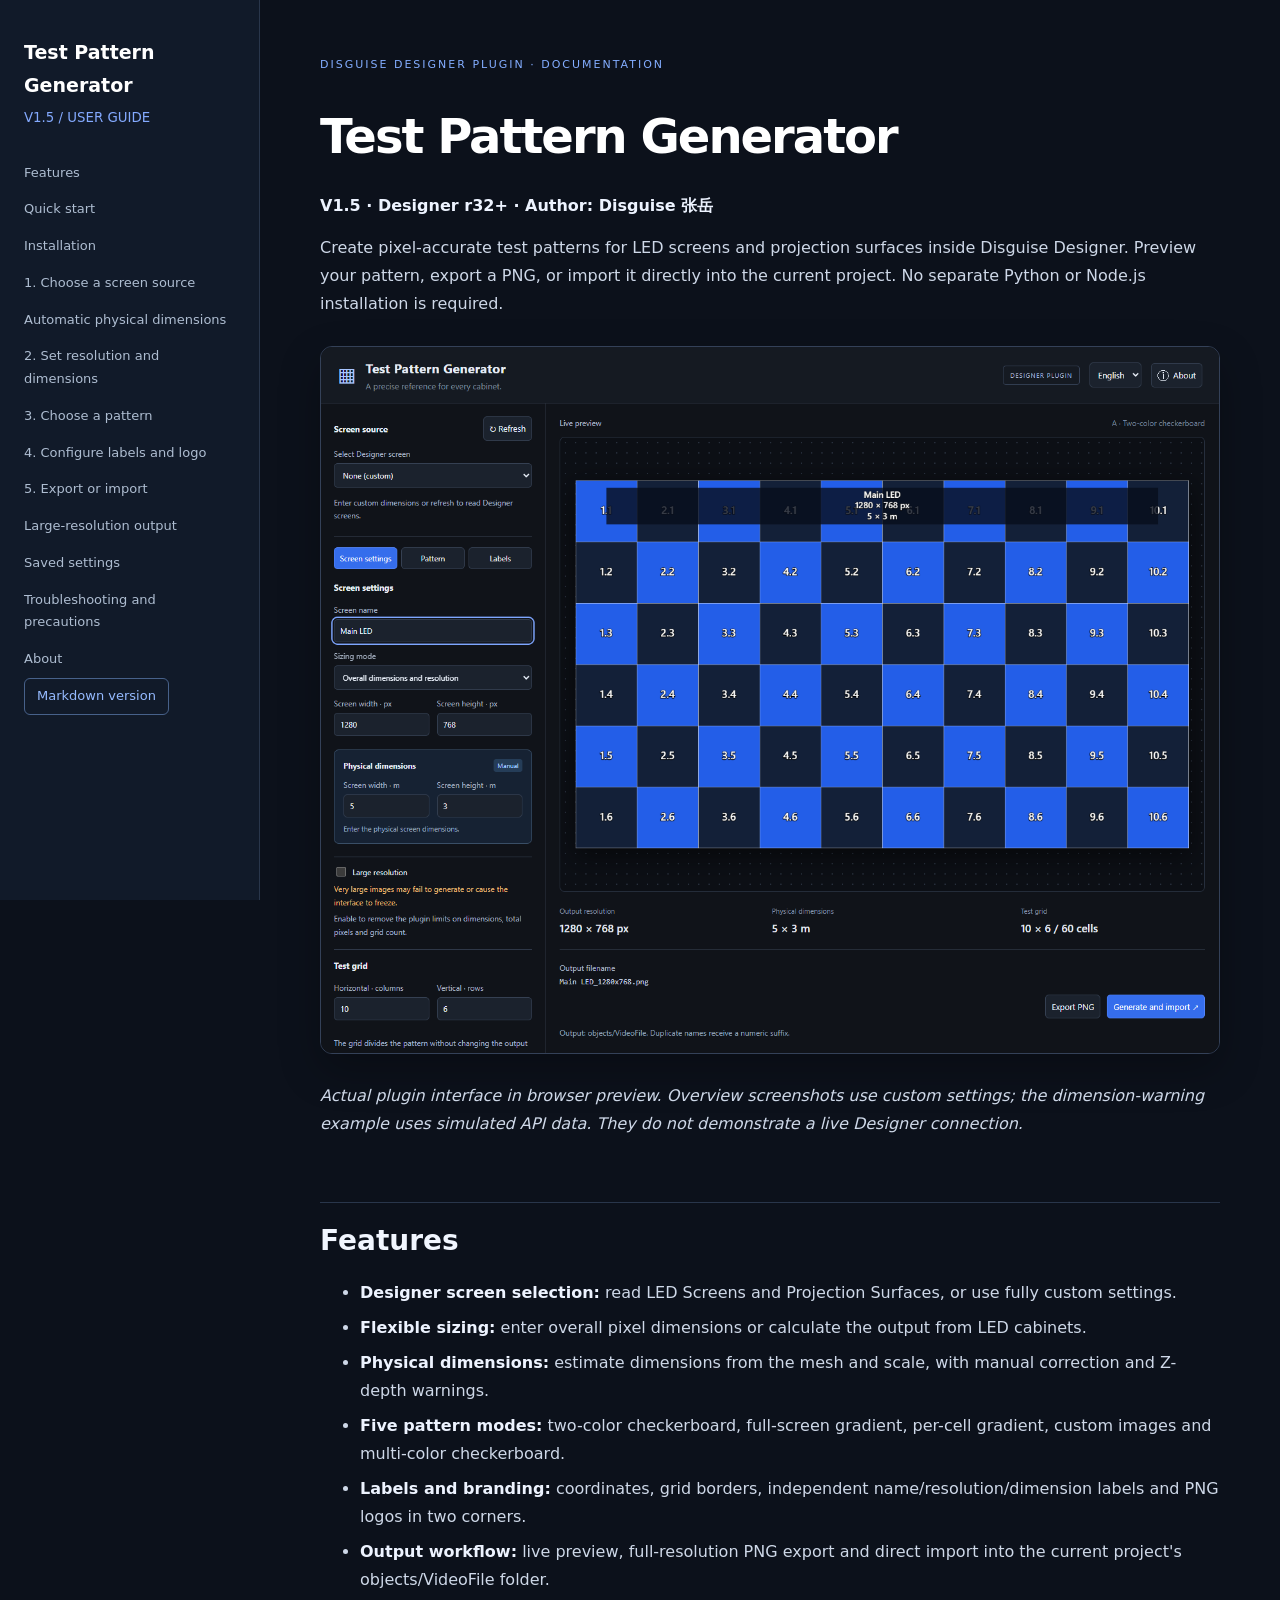
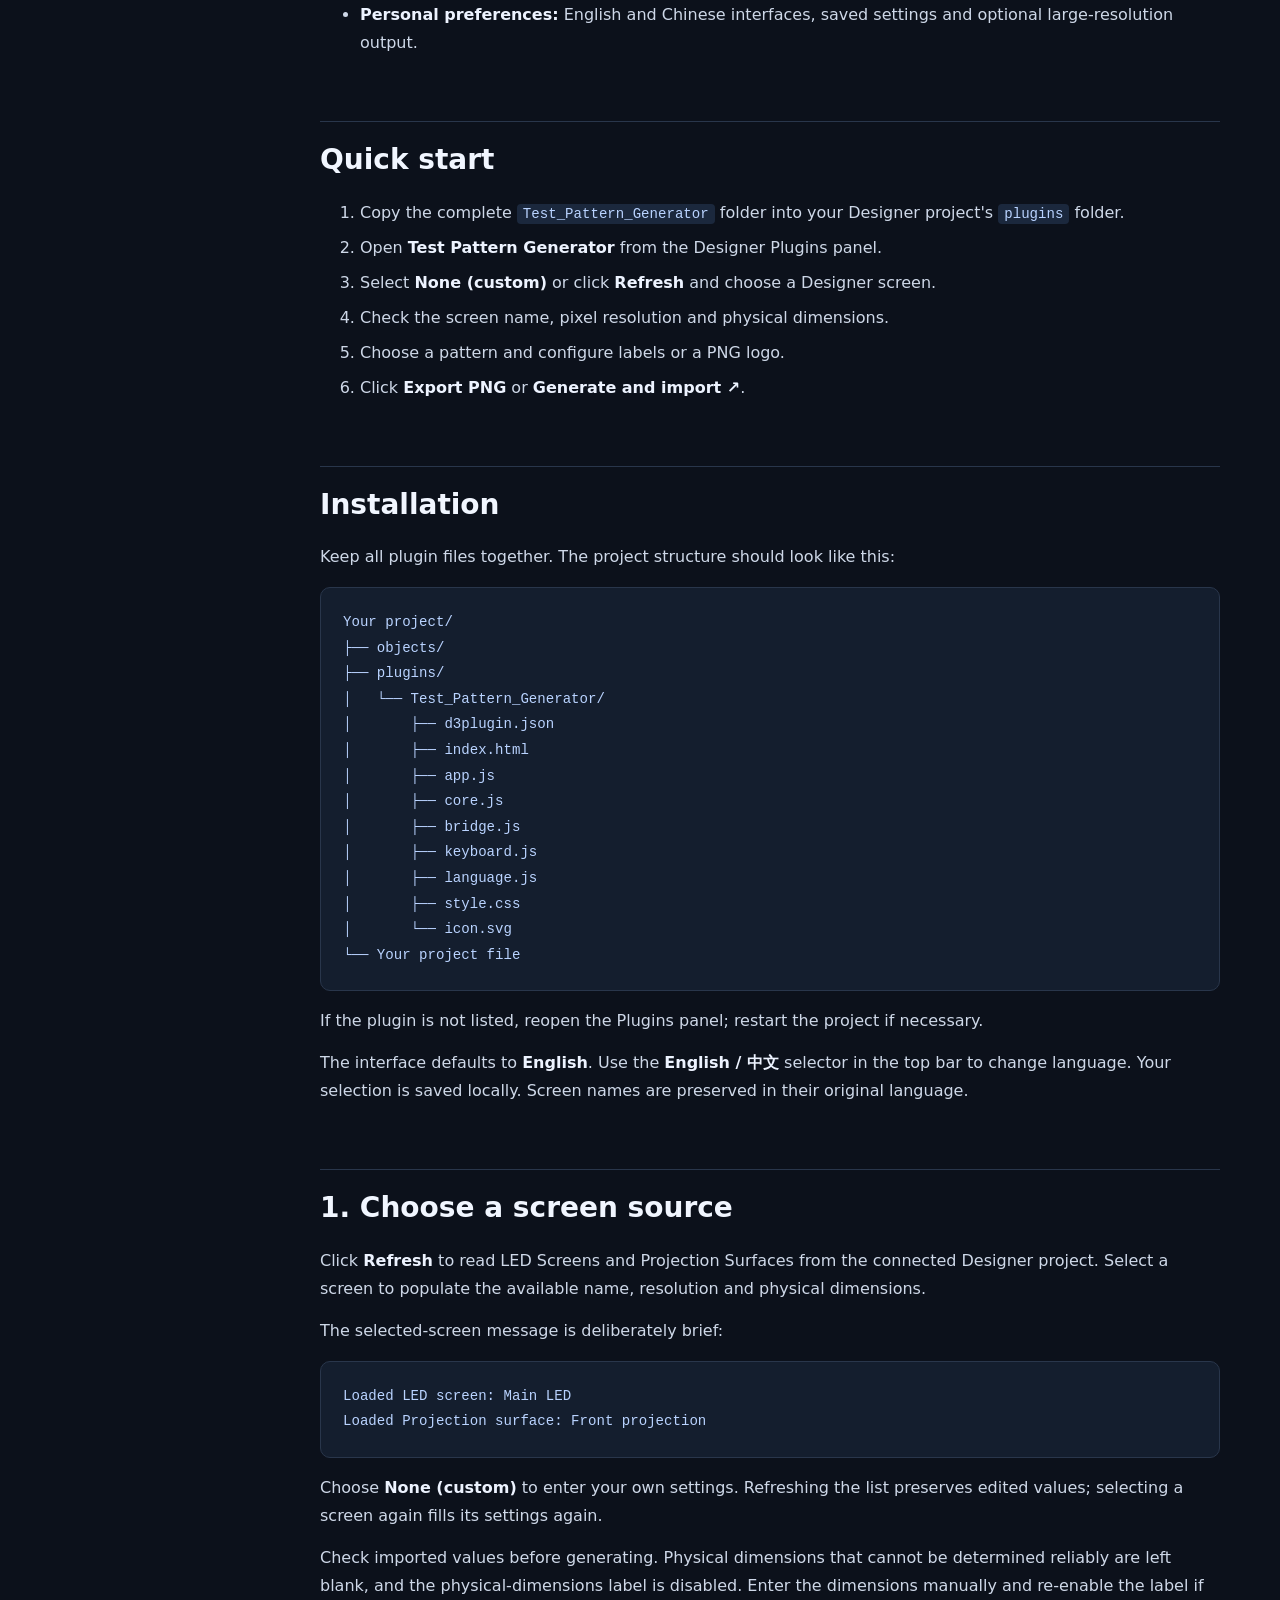
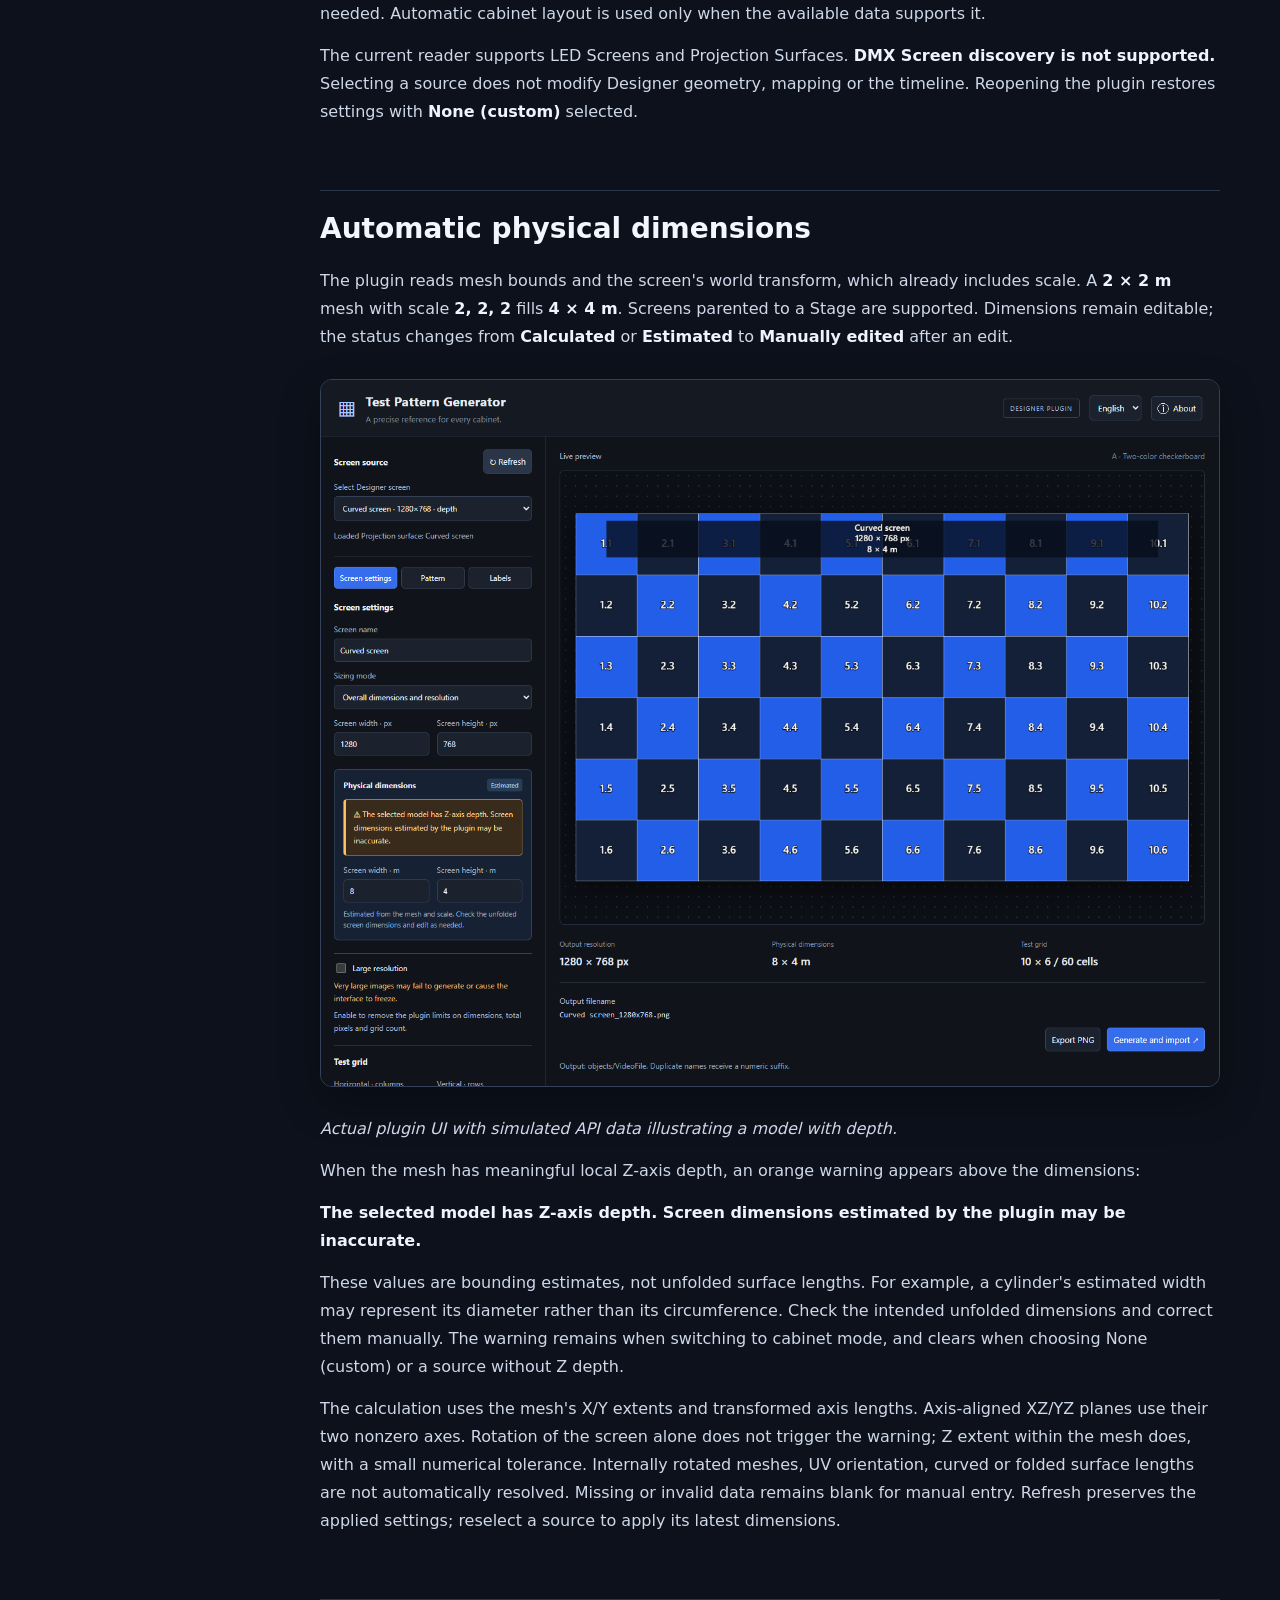
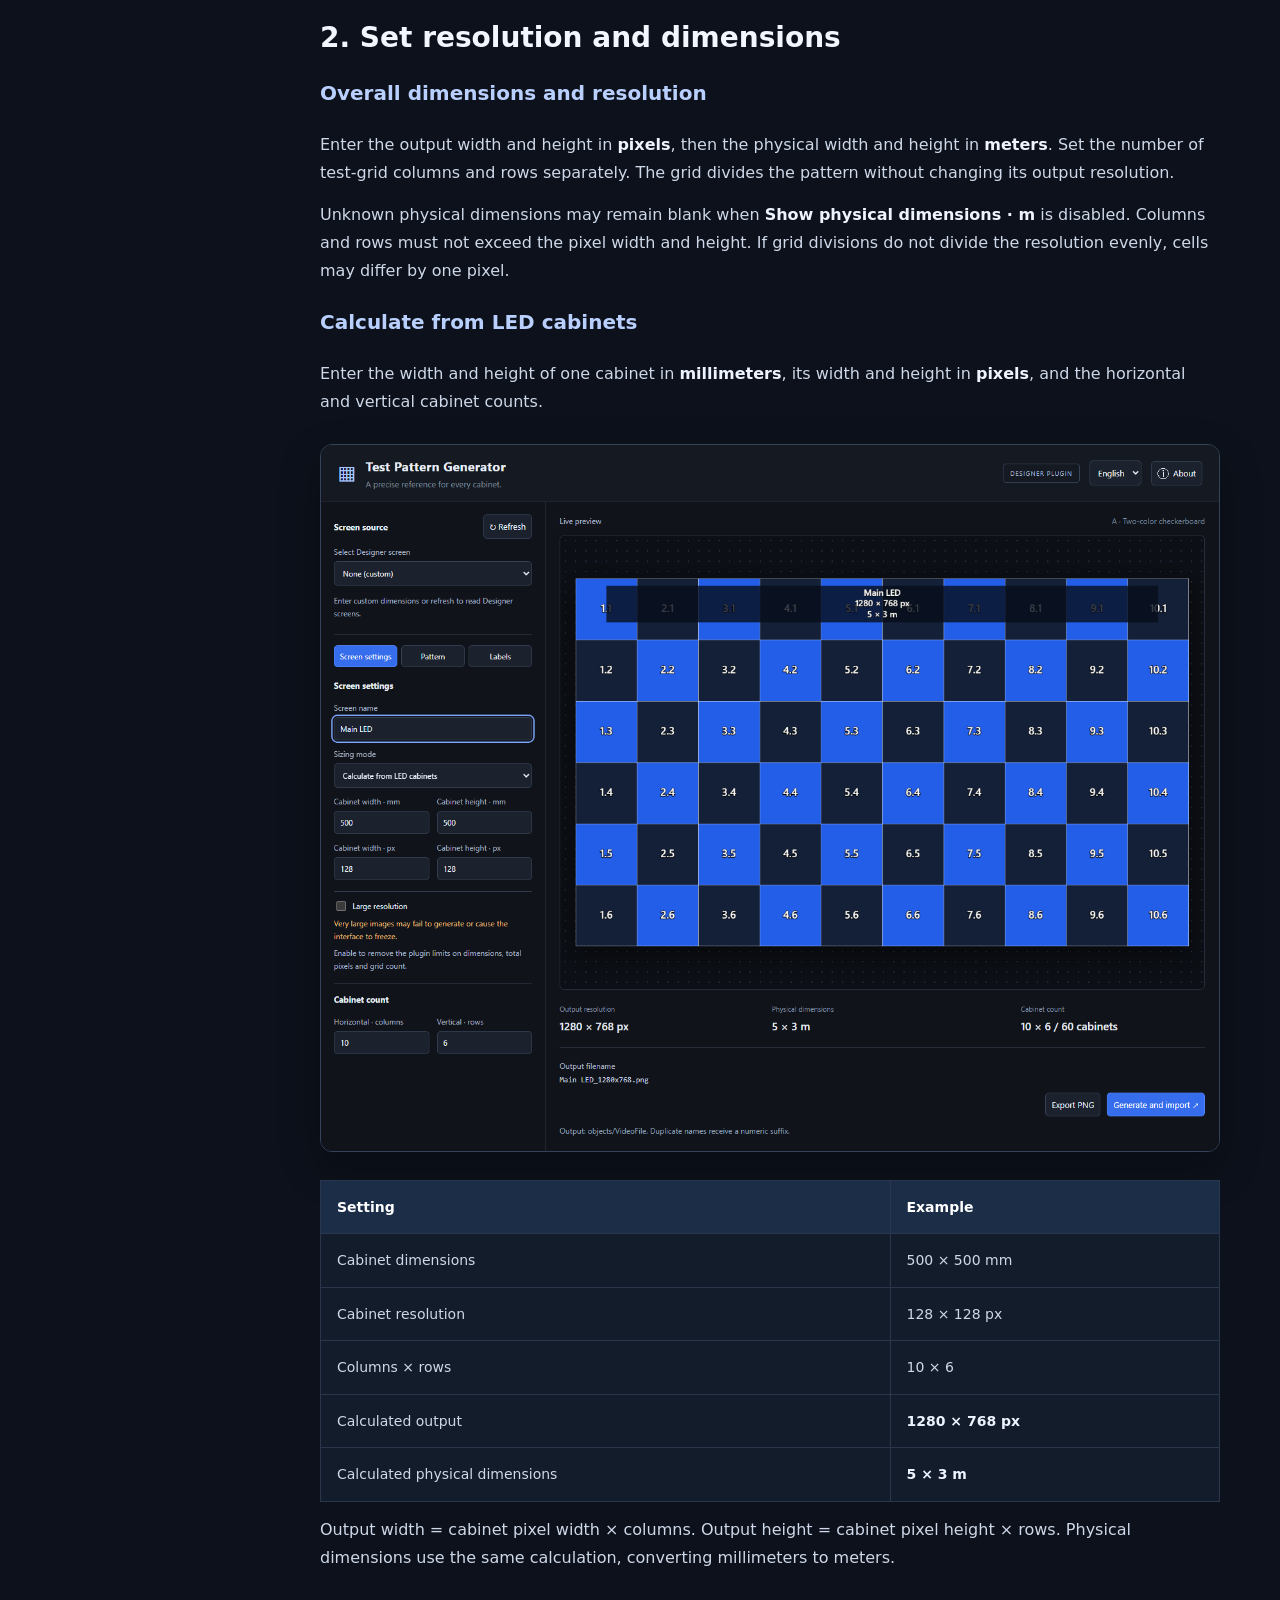
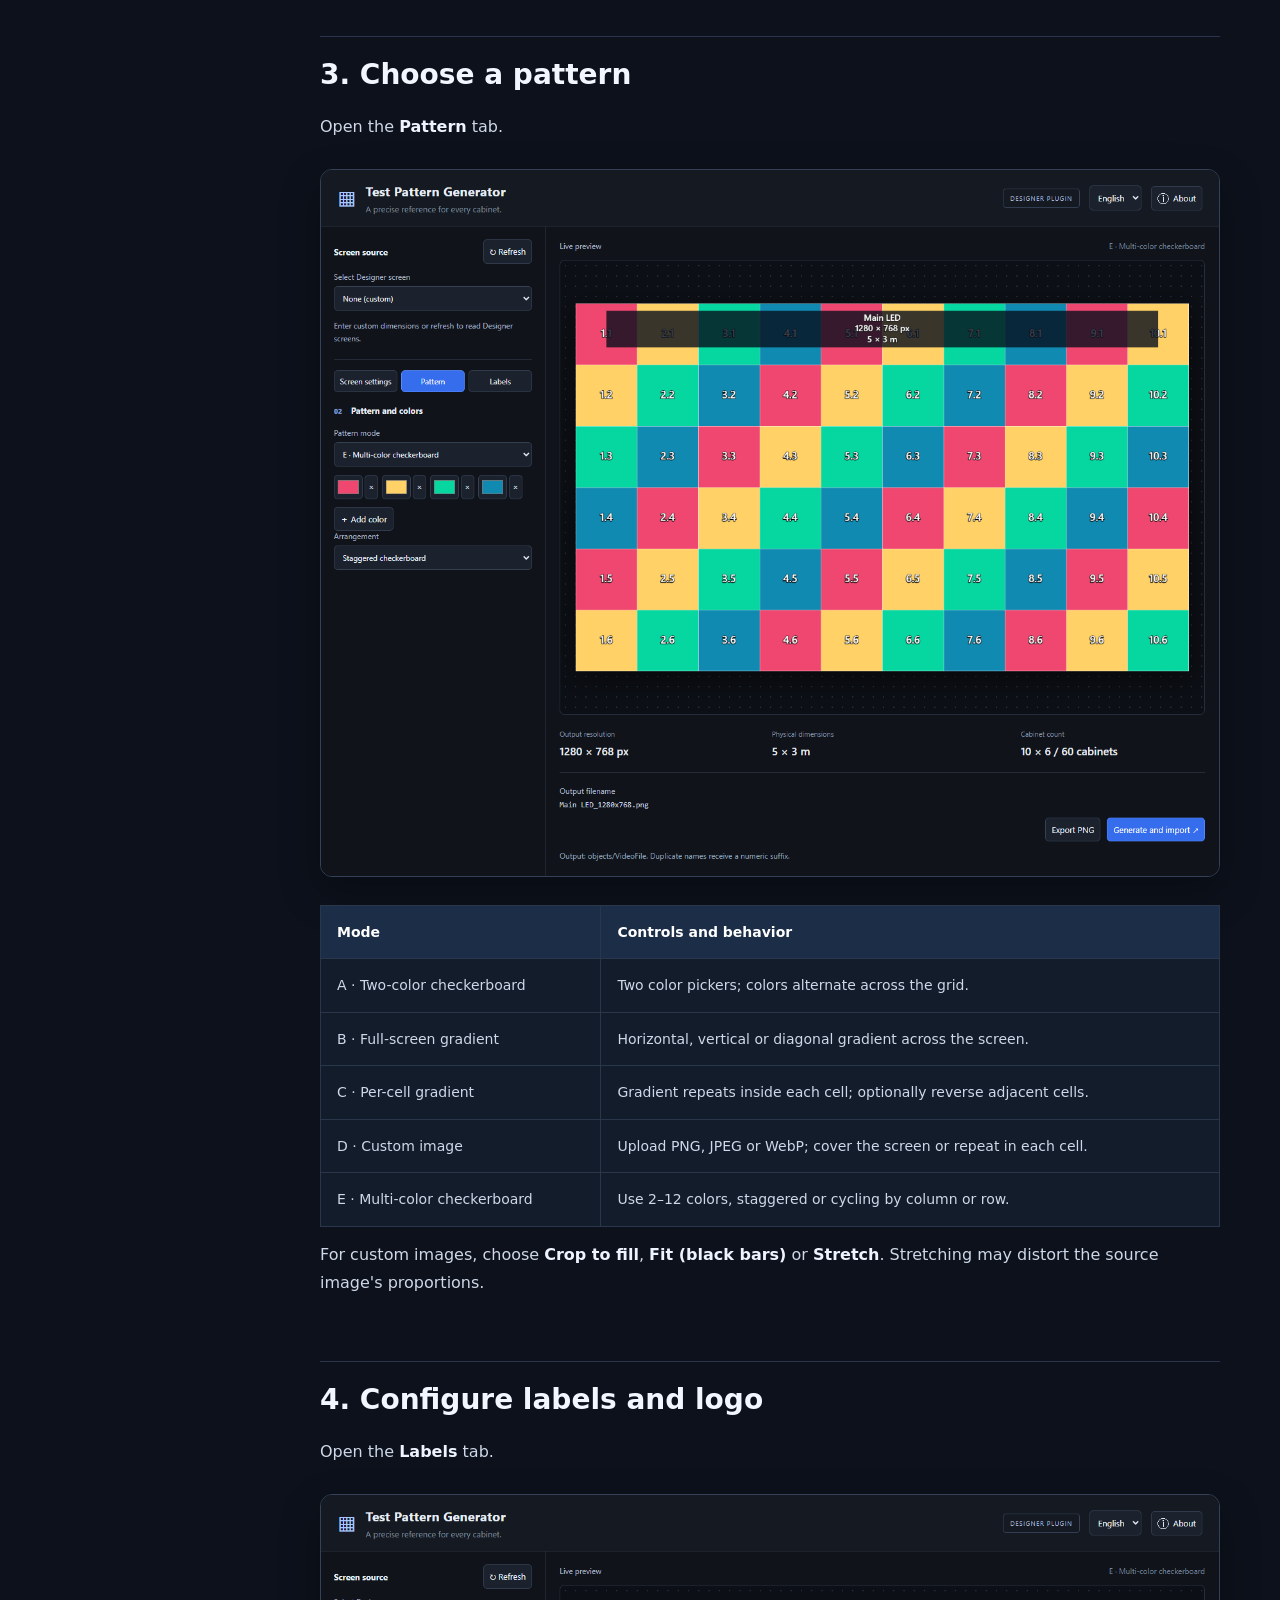
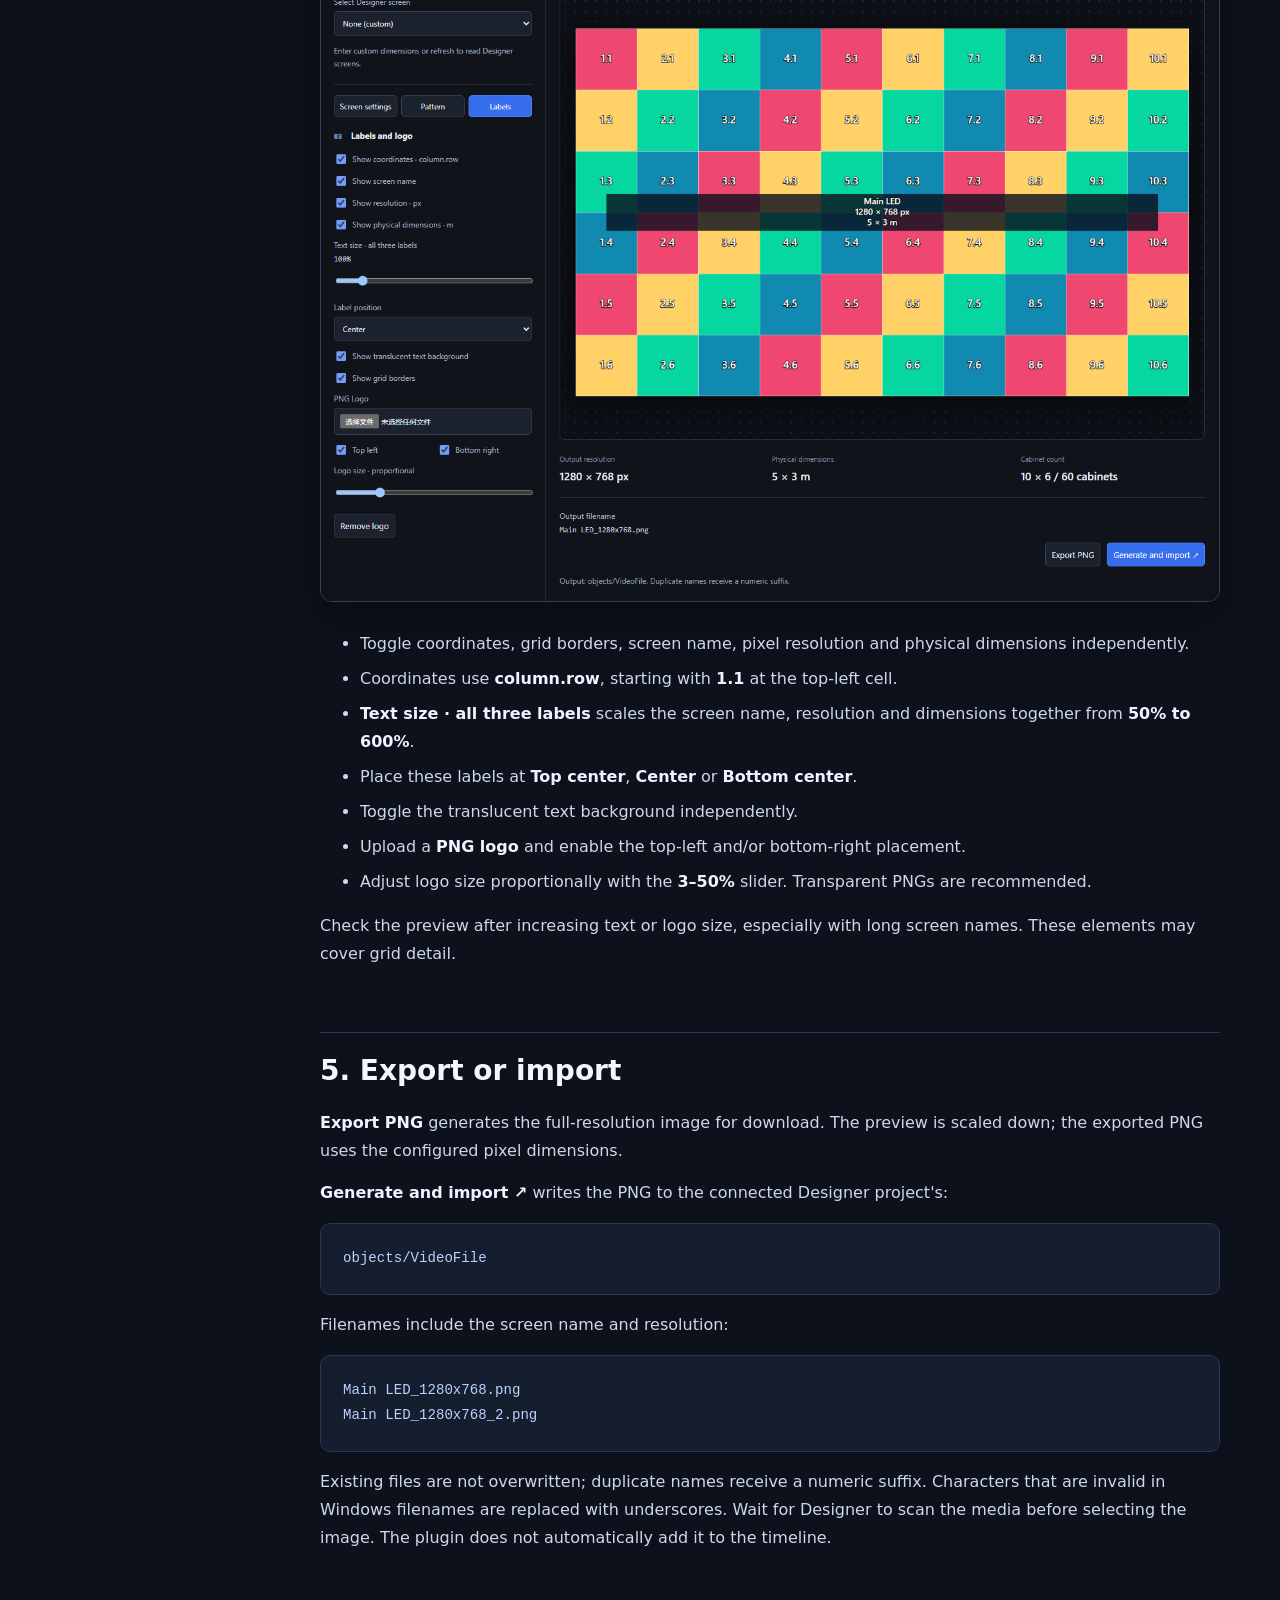
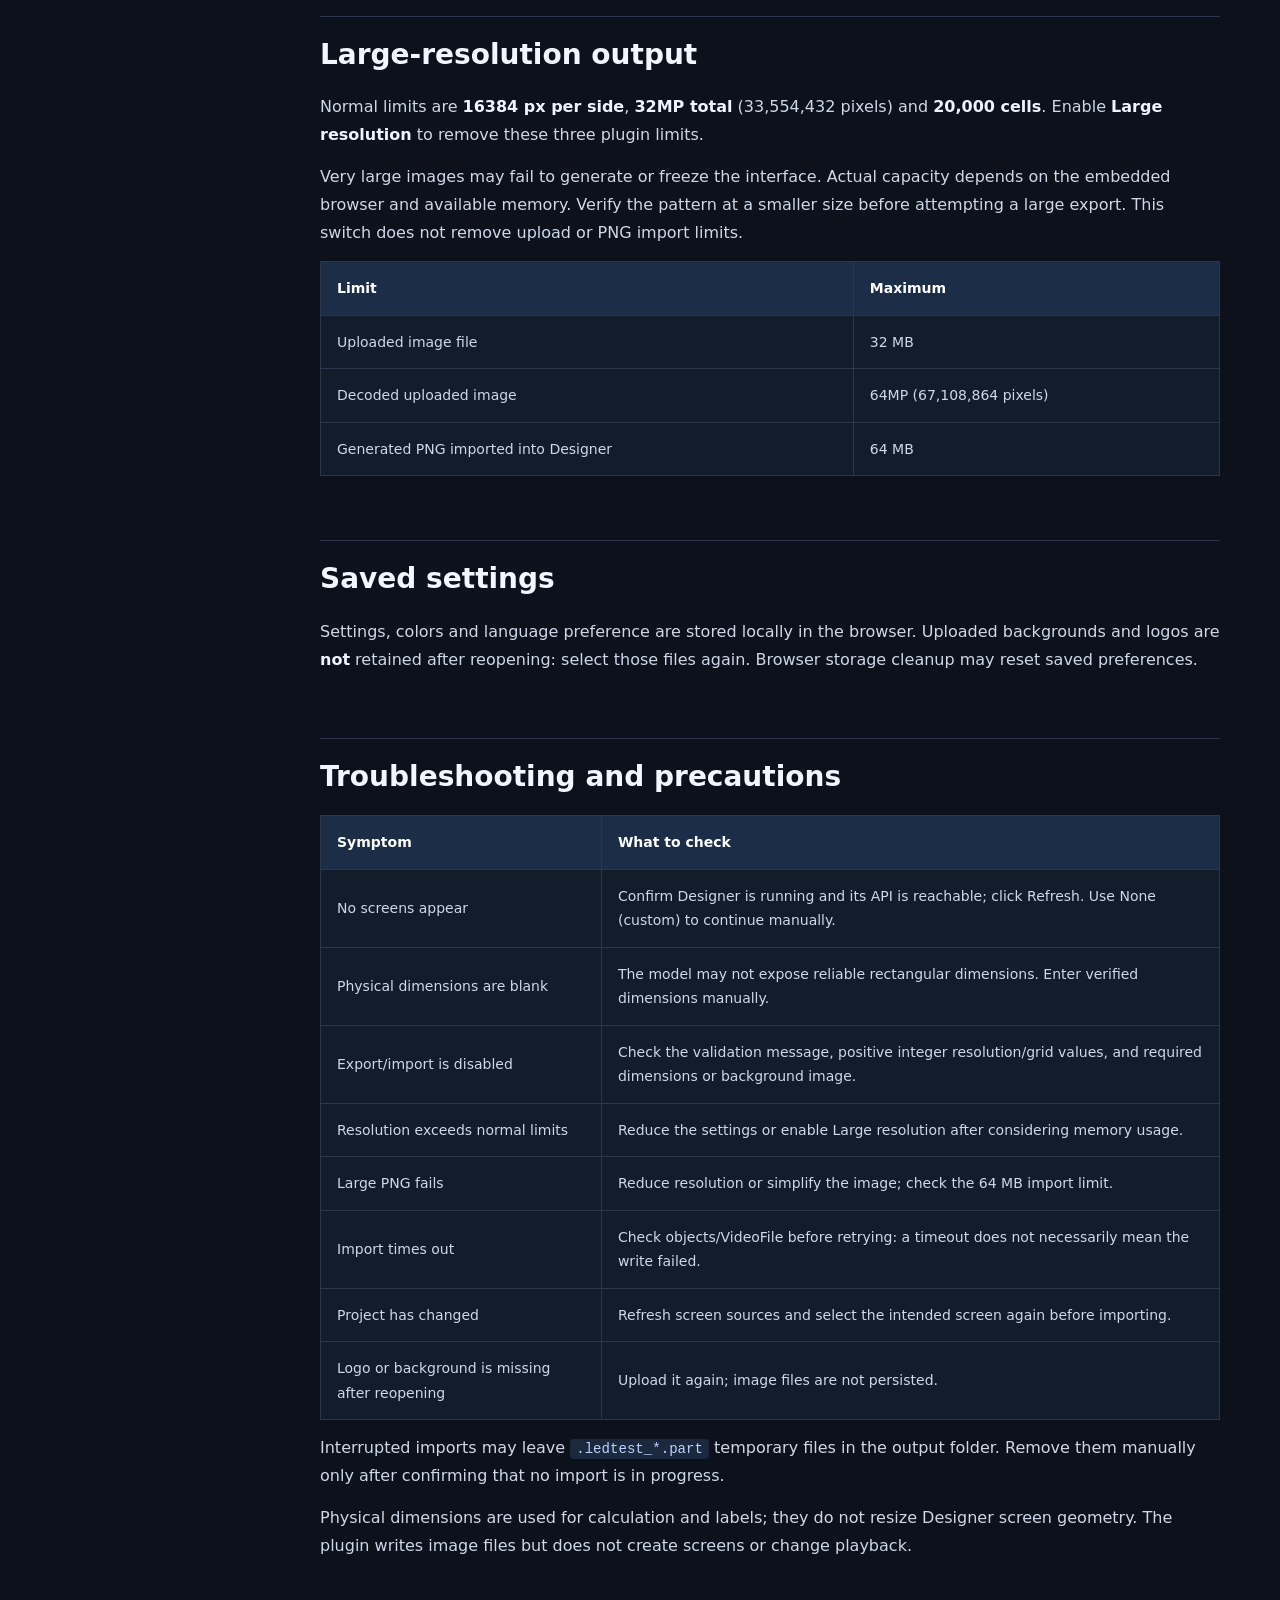
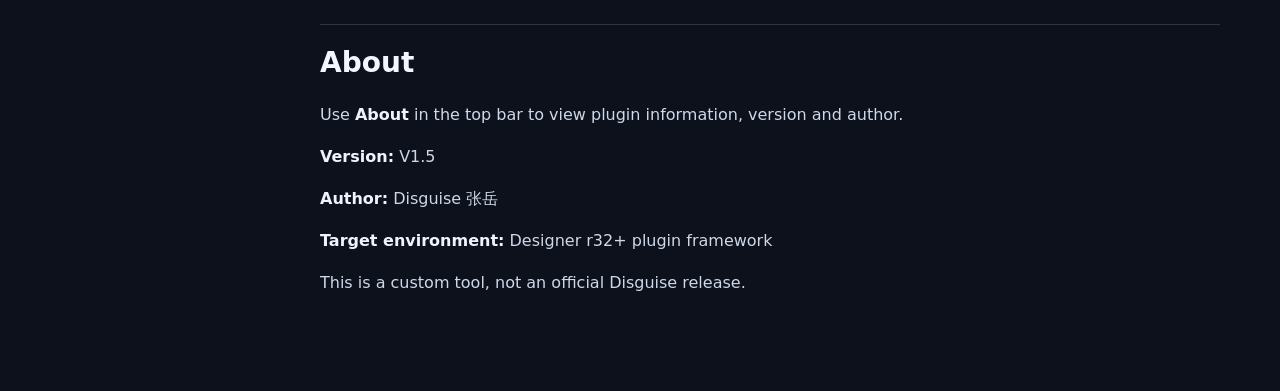
<file: docs/index.html>
<!doctype html><html lang="en"><meta charset="utf-8"><meta name="viewport" content="width=device-width,initial-scale=1"><title>Test Pattern Generator — User Guide</title><style>*{box-sizing:border-box}html{scroll-behavior:smooth;scroll-padding-top:30px}body{margin:0;background:#0c111b;color:#ced8e8;font:16px/1.75 system-ui,Segoe UI,sans-serif}aside{position:fixed;inset:0 auto 0 0;width:260px;padding:36px 24px;background:#111a29;border-right:1px solid #29364b;overflow:auto}aside strong{display:block;color:#fff;font-size:19px}aside small{color:#84aaff}nav{margin-top:24px}nav a{display:block;color:#aebdd1;font-size:13px;text-decoration:none;padding:7px 0}nav a:hover{color:#fff}main{max-width:1240px;margin-left:260px;padding:55px 60px 80px}h1{font-size:48px;letter-spacing:-2px;margin:0;color:white}h2{font-size:28px;color:#f1f6ff;margin:64px 0 20px;padding-top:20px;border-top:1px solid #29364b;line-height:1.3}h3{color:#b9d0ff;font-size:20px}p{margin:14px 0}strong{color:#edf3ff}img{display:block;width:100%;height:auto;border:1px solid #344158;border-radius:12px;margin:28px 0;box-shadow:0 16px 40px #0004}code{background:#1b283d;padding:2px 6px;border-radius:4px;font-size:.88em;color:#b9d3ff}pre{overflow:auto;background:#141e2e;padding:22px;border:1px solid #29364b;border-radius:10px;line-height:1.6}pre code{padding:0;background:none}.table{overflow:auto}table{width:100%;border-collapse:collapse;font-size:14px}td,th{text-align:left;padding:14px 16px;border:1px solid #29364b}th{background:#1c2d47;color:#fff}td{background:#121c2b}li{margin:7px 0}a{color:#95baff}.top{font-size:11px;letter-spacing:2px;color:#83adff;margin-bottom:20px}.download{display:inline-block;border:1px solid #47618a;border-radius:6px;padding:6px 12px;text-decoration:none;font-size:13px}@media(max-width:900px){aside{position:relative;width:auto;padding:24px}nav{display:flex;flex-wrap:wrap;gap:5px 20px}main{margin:0;padding:32px 22px}h1{font-size:36px}}@media print{aside,.download{display:none}main{margin:0;max-width:none;padding:0}body{background:white;color:#222}h1,h2,h3,strong{color:#111}img{box-shadow:none}td,th,pre{background:#f5f5f5;color:#222}h2{break-after:avoid}}</style><aside><strong>Test Pattern Generator</strong><small>V1.5 / USER GUIDE</small><nav><a href="#features">Features</a><a href="#quick-start">Quick start</a><a href="#installation">Installation</a><a href="#1-choose-a-screen-source">1. Choose a screen source</a><a href="#automatic-physical-dimensions">Automatic physical dimensions</a><a href="#2-set-resolution-and-dimensions">2. Set resolution and dimensions</a><a href="#3-choose-a-pattern">3. Choose a pattern</a><a href="#4-configure-labels-and-logo">4. Configure labels and logo</a><a href="#5-export-or-import">5. Export or import</a><a href="#large-resolution-output">Large-resolution output</a><a href="#saved-settings">Saved settings</a><a href="#troubleshooting-and-precautions">Troubleshooting and precautions</a><a href="#about">About</a></nav><a class="download" href="README.md">Markdown version</a></aside><main><div class="top">DISGUISE DESIGNER PLUGIN · DOCUMENTATION</div><h1 id="test-pattern-generator">Test Pattern Generator</h1><p><strong>V1.5 · Designer r32+ · Author: Disguise 张岳</strong></p><p>Create pixel-accurate test patterns for LED screens and projection surfaces inside Disguise Designer. Preview your pattern, export a PNG, or import it directly into the current project. No separate Python or Node.js installation is required.</p><p><img loading="lazy" alt="English plugin interface with screen settings and live preview" src="images/01-overview.png"></p><p><em>Actual plugin interface in browser preview. Overview screenshots use custom settings; the dimension-warning example uses simulated API data. They do not demonstrate a live Designer connection.</em></p><h2 id="features">Features</h2><ul><li><strong>Designer screen selection:</strong> read LED Screens and Projection Surfaces, or use fully custom settings.</li><li><strong>Flexible sizing:</strong> enter overall pixel dimensions or calculate the output from LED cabinets.</li><li><strong>Physical dimensions:</strong> estimate dimensions from the mesh and scale, with manual correction and Z-depth warnings.</li><li><strong>Five pattern modes:</strong> two-color checkerboard, full-screen gradient, per-cell gradient, custom images and multi-color checkerboard.</li><li><strong>Labels and branding:</strong> coordinates, grid borders, independent name/resolution/dimension labels and PNG logos in two corners.</li><li><strong>Output workflow:</strong> live preview, full-resolution PNG export and direct import into the current project&#x27;s objects/VideoFile folder.</li><li><strong>Personal preferences:</strong> English and Chinese interfaces, saved settings and optional large-resolution output.</li></ul><h2 id="quick-start">Quick start</h2><ol><li>Copy the complete <code>Test_Pattern_Generator</code> folder into your Designer project&#x27;s <code>plugins</code> folder.</li><li>Open <strong>Test Pattern Generator</strong> from the Designer Plugins panel.</li><li>Select <strong>None (custom)</strong> or click <strong>Refresh</strong> and choose a Designer screen.</li><li>Check the screen name, pixel resolution and physical dimensions.</li><li>Choose a pattern and configure labels or a PNG logo.</li><li>Click <strong>Export PNG</strong> or <strong>Generate and import ↗</strong>.</li></ol><h2 id="installation">Installation</h2><p>Keep all plugin files together. The project structure should look like this:</p><pre><code>Your project/
├── objects/
├── plugins/
│   └── Test_Pattern_Generator/
│       ├── d3plugin.json
│       ├── index.html
│       ├── app.js
│       ├── core.js
│       ├── bridge.js
│       ├── keyboard.js
│       ├── language.js
│       ├── style.css
│       └── icon.svg
└── Your project file</code></pre><p>If the plugin is not listed, reopen the Plugins panel; restart the project if necessary.</p><p>The interface defaults to <strong>English</strong>. Use the <strong>English / 中文</strong> selector in the top bar to change language. Your selection is saved locally. Screen names are preserved in their original language.</p><h2 id="1-choose-a-screen-source">1. Choose a screen source</h2><p>Click <strong>Refresh</strong> to read LED Screens and Projection Surfaces from the connected Designer project. Select a screen to populate the available name, resolution and physical dimensions.</p><p>The selected-screen message is deliberately brief:</p><pre><code>Loaded LED screen: Main LED
Loaded Projection surface: Front projection</code></pre><p>Choose <strong>None (custom)</strong> to enter your own settings. Refreshing the list preserves edited values; selecting a screen again fills its settings again.</p><p>Check imported values before generating. Physical dimensions that cannot be determined reliably are left blank, and the physical-dimensions label is disabled. Enter the dimensions manually and re-enable the label if needed. Automatic cabinet layout is used only when the available data supports it.</p><p>The current reader supports LED Screens and Projection Surfaces. <strong>DMX Screen discovery is not supported.</strong> Selecting a source does not modify Designer geometry, mapping or the timeline. Reopening the plugin restores settings with <strong>None (custom)</strong> selected.</p><h2 id="automatic-physical-dimensions">Automatic physical dimensions</h2><p>The plugin reads mesh bounds and the screen&#x27;s world transform, which already includes scale. A <strong>2 × 2 m</strong> mesh with scale <strong>2, 2, 2</strong> fills <strong>4 × 4 m</strong>. Screens parented to a Stage are supported. Dimensions remain editable; the status changes from <strong>Calculated</strong> or <strong>Estimated</strong> to <strong>Manually edited</strong> after an edit.</p><p><img loading="lazy" alt="Z-axis depth warning beside the estimated physical dimensions" src="images/05-dimensions.png"></p><p><em>Actual plugin UI with simulated API data illustrating a model with depth.</em></p><p>When the mesh has meaningful local Z-axis depth, an orange warning appears above the dimensions:</p><p><strong>The selected model has Z-axis depth. Screen dimensions estimated by the plugin may be inaccurate.</strong></p><p>These values are bounding estimates, not unfolded surface lengths. For example, a cylinder&#x27;s estimated width may represent its diameter rather than its circumference. Check the intended unfolded dimensions and correct them manually. The warning remains when switching to cabinet mode, and clears when choosing None (custom) or a source without Z depth.</p><p>The calculation uses the mesh&#x27;s X/Y extents and transformed axis lengths. Axis-aligned XZ/YZ planes use their two nonzero axes. Rotation of the screen alone does not trigger the warning; Z extent within the mesh does, with a small numerical tolerance. Internally rotated meshes, UV orientation, curved or folded surface lengths are not automatically resolved. Missing or invalid data remains blank for manual entry. Refresh preserves the applied settings; reselect a source to apply its latest dimensions.</p><h2 id="2-set-resolution-and-dimensions">2. Set resolution and dimensions</h2><h3 id="overall-dimensions-and-resolution">Overall dimensions and resolution</h3><p>Enter the output width and height in <strong>pixels</strong>, then the physical width and height in <strong>meters</strong>. Set the number of test-grid columns and rows separately. The grid divides the pattern without changing its output resolution.</p><p>Unknown physical dimensions may remain blank when <strong>Show physical dimensions · m</strong> is disabled. Columns and rows must not exceed the pixel width and height. If grid divisions do not divide the resolution evenly, cells may differ by one pixel.</p><h3 id="calculate-from-led-cabinets">Calculate from LED cabinets</h3><p>Enter the width and height of one cabinet in <strong>millimeters</strong>, its width and height in <strong>pixels</strong>, and the horizontal and vertical cabinet counts.</p><p><img loading="lazy" alt="Cabinet sizing controls and calculated output" src="images/02-cabinets.png"></p><div class="table"><table><tr><th>Setting</th><th>Example</th></tr><tr><td>Cabinet dimensions</td><td>500 × 500 mm</td></tr><tr><td>Cabinet resolution</td><td>128 × 128 px</td></tr><tr><td>Columns × rows</td><td>10 × 6</td></tr><tr><td>Calculated output</td><td><strong>1280 × 768 px</strong></td></tr><tr><td>Calculated physical dimensions</td><td><strong>5 × 3 m</strong></td></tr></table></div><p>Output width = cabinet pixel width × columns. Output height = cabinet pixel height × rows. Physical dimensions use the same calculation, converting millimeters to meters.</p><h2 id="3-choose-a-pattern">3. Choose a pattern</h2><p>Open the <strong>Pattern</strong> tab.</p><p><img loading="lazy" alt="Multi-color checkerboard settings and live preview" src="images/03-patterns.png"></p><div class="table"><table><tr><th>Mode</th><th>Controls and behavior</th></tr><tr><td>A · Two-color checkerboard</td><td>Two color pickers; colors alternate across the grid.</td></tr><tr><td>B · Full-screen gradient</td><td>Horizontal, vertical or diagonal gradient across the screen.</td></tr><tr><td>C · Per-cell gradient</td><td>Gradient repeats inside each cell; optionally reverse adjacent cells.</td></tr><tr><td>D · Custom image</td><td>Upload PNG, JPEG or WebP; cover the screen or repeat in each cell.</td></tr><tr><td>E · Multi-color checkerboard</td><td>Use 2–12 colors, staggered or cycling by column or row.</td></tr></table></div><p>For custom images, choose <strong>Crop to fill</strong>, <strong>Fit (black bars)</strong> or <strong>Stretch</strong>. Stretching may distort the source image&#x27;s proportions.</p><h2 id="4-configure-labels-and-logo">4. Configure labels and logo</h2><p>Open the <strong>Labels</strong> tab.</p><p><img loading="lazy" alt="Independent label switches, shared text size and logo controls" src="images/04-labels.png"></p><ul><li>Toggle coordinates, grid borders, screen name, pixel resolution and physical dimensions independently.</li><li>Coordinates use <strong>column.row</strong>, starting with <strong>1.1</strong> at the top-left cell.</li><li><strong>Text size · all three labels</strong> scales the screen name, resolution and dimensions together from <strong>50% to 600%</strong>.</li><li>Place these labels at <strong>Top center</strong>, <strong>Center</strong> or <strong>Bottom center</strong>.</li><li>Toggle the translucent text background independently.</li><li>Upload a <strong>PNG logo</strong> and enable the top-left and/or bottom-right placement.</li><li>Adjust logo size proportionally with the <strong>3–50%</strong> slider. Transparent PNGs are recommended.</li></ul><p>Check the preview after increasing text or logo size, especially with long screen names. These elements may cover grid detail.</p><h2 id="5-export-or-import">5. Export or import</h2><p><strong>Export PNG</strong> generates the full-resolution image for download. The preview is scaled down; the exported PNG uses the configured pixel dimensions.</p><p><strong>Generate and import ↗</strong> writes the PNG to the connected Designer project&#x27;s:</p><pre><code>objects/VideoFile</code></pre><p>Filenames include the screen name and resolution:</p><pre><code>Main LED_1280x768.png
Main LED_1280x768_2.png</code></pre><p>Existing files are not overwritten; duplicate names receive a numeric suffix. Characters that are invalid in Windows filenames are replaced with underscores. Wait for Designer to scan the media before selecting the image. The plugin does not automatically add it to the timeline.</p><h2 id="large-resolution-output">Large-resolution output</h2><p>Normal limits are <strong>16384 px per side</strong>, <strong>32MP total</strong> (33,554,432 pixels) and <strong>20,000 cells</strong>. Enable <strong>Large resolution</strong> to remove these three plugin limits.</p><p>Very large images may fail to generate or freeze the interface. Actual capacity depends on the embedded browser and available memory. Verify the pattern at a smaller size before attempting a large export. This switch does not remove upload or PNG import limits.</p><div class="table"><table><tr><th>Limit</th><th>Maximum</th></tr><tr><td>Uploaded image file</td><td>32 MB</td></tr><tr><td>Decoded uploaded image</td><td>64MP (67,108,864 pixels)</td></tr><tr><td>Generated PNG imported into Designer</td><td>64 MB</td></tr></table></div><h2 id="saved-settings">Saved settings</h2><p>Settings, colors and language preference are stored locally in the browser. Uploaded backgrounds and logos are <strong>not</strong> retained after reopening: select those files again. Browser storage cleanup may reset saved preferences.</p><h2 id="troubleshooting-and-precautions">Troubleshooting and precautions</h2><div class="table"><table><tr><th>Symptom</th><th>What to check</th></tr><tr><td>No screens appear</td><td>Confirm Designer is running and its API is reachable; click Refresh. Use None (custom) to continue manually.</td></tr><tr><td>Physical dimensions are blank</td><td>The model may not expose reliable rectangular dimensions. Enter verified dimensions manually.</td></tr><tr><td>Export/import is disabled</td><td>Check the validation message, positive integer resolution/grid values, and required dimensions or background image.</td></tr><tr><td>Resolution exceeds normal limits</td><td>Reduce the settings or enable Large resolution after considering memory usage.</td></tr><tr><td>Large PNG fails</td><td>Reduce resolution or simplify the image; check the 64 MB import limit.</td></tr><tr><td>Import times out</td><td>Check objects/VideoFile before retrying: a timeout does not necessarily mean the write failed.</td></tr><tr><td>Project has changed</td><td>Refresh screen sources and select the intended screen again before importing.</td></tr><tr><td>Logo or background is missing after reopening</td><td>Upload it again; image files are not persisted.</td></tr></table></div><p>Interrupted imports may leave <code>.ledtest_*.part</code> temporary files in the output folder. Remove them manually only after confirming that no import is in progress.</p><p>Physical dimensions are used for calculation and labels; they do not resize Designer screen geometry. The plugin writes image files but does not create screens or change playback.</p><h2 id="about">About</h2><p>Use <strong>About</strong> in the top bar to view plugin information, version and author.</p><p><strong>Version:</strong> V1.5  </p><p><strong>Author:</strong> Disguise 张岳  </p><p><strong>Target environment:</strong> Designer r32+ plugin framework</p><p>This is a custom tool, not an official Disguise release.</p></main></html>
</file>
